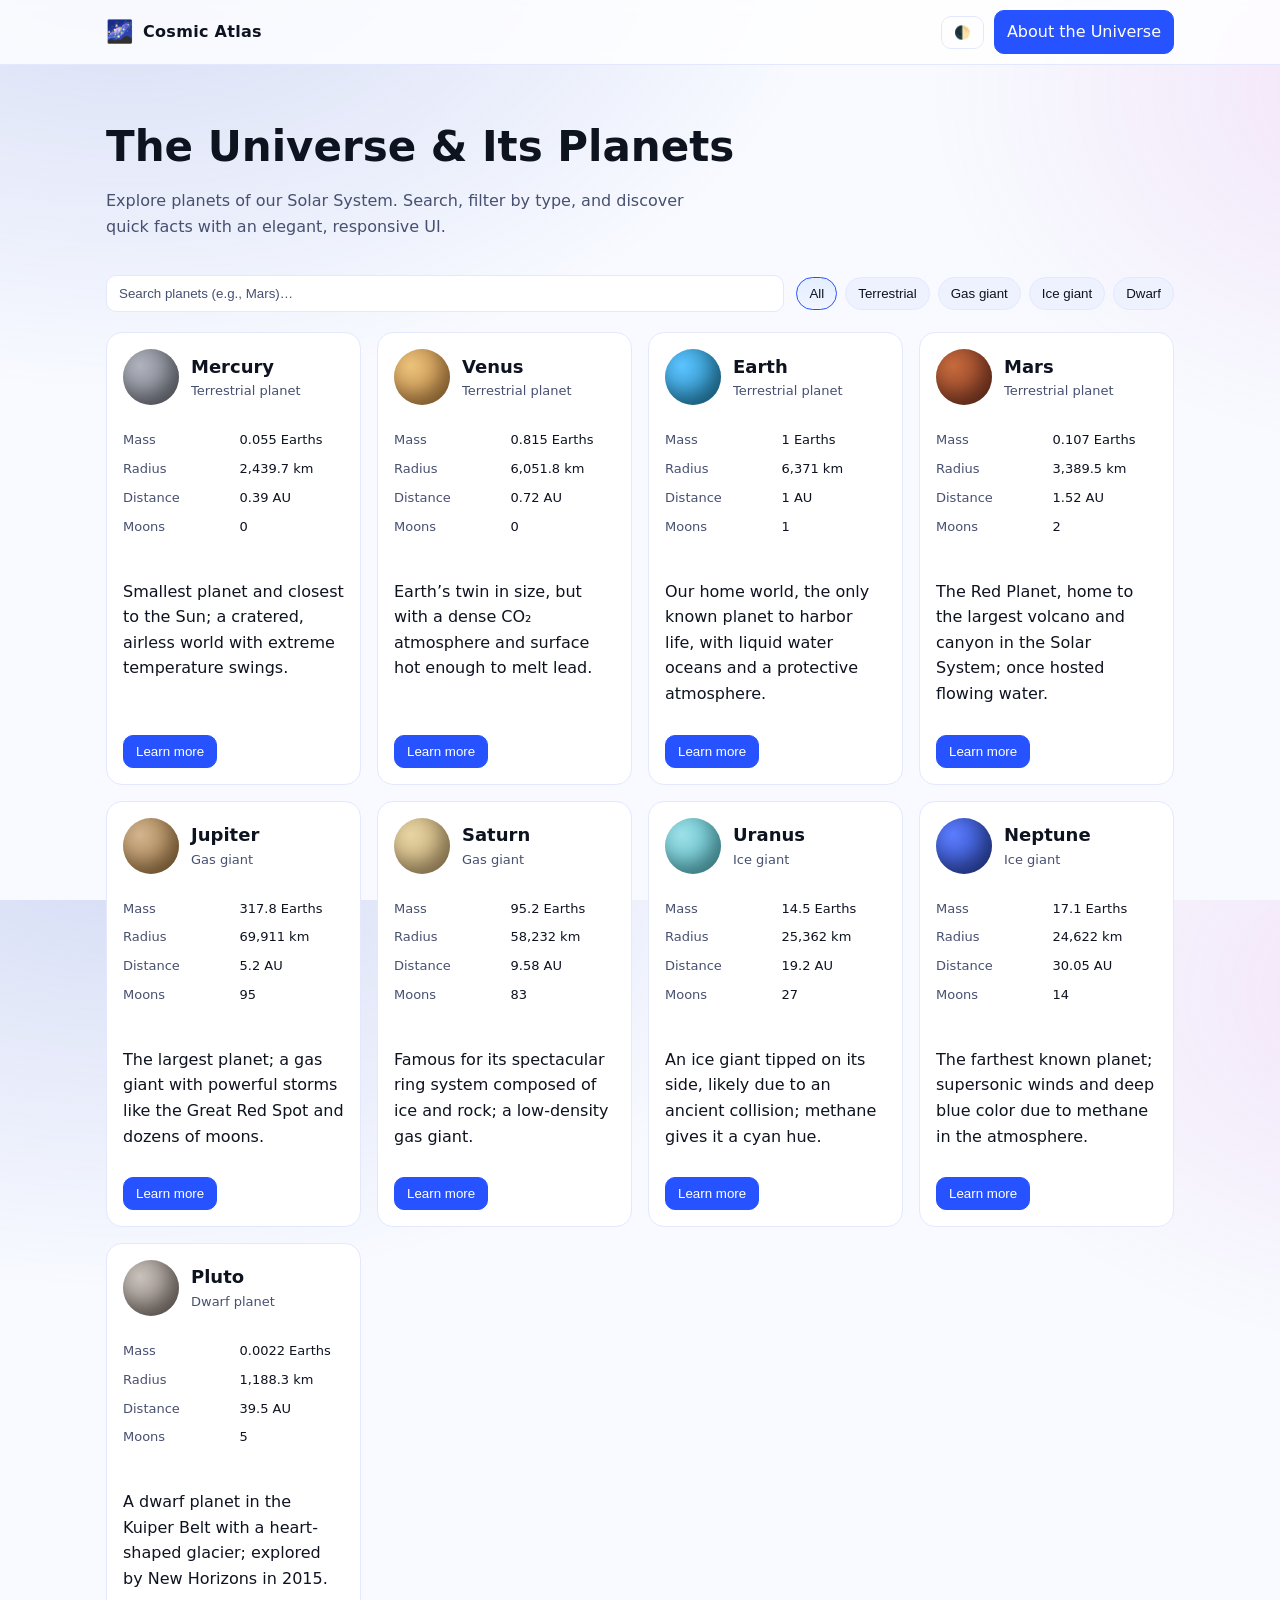
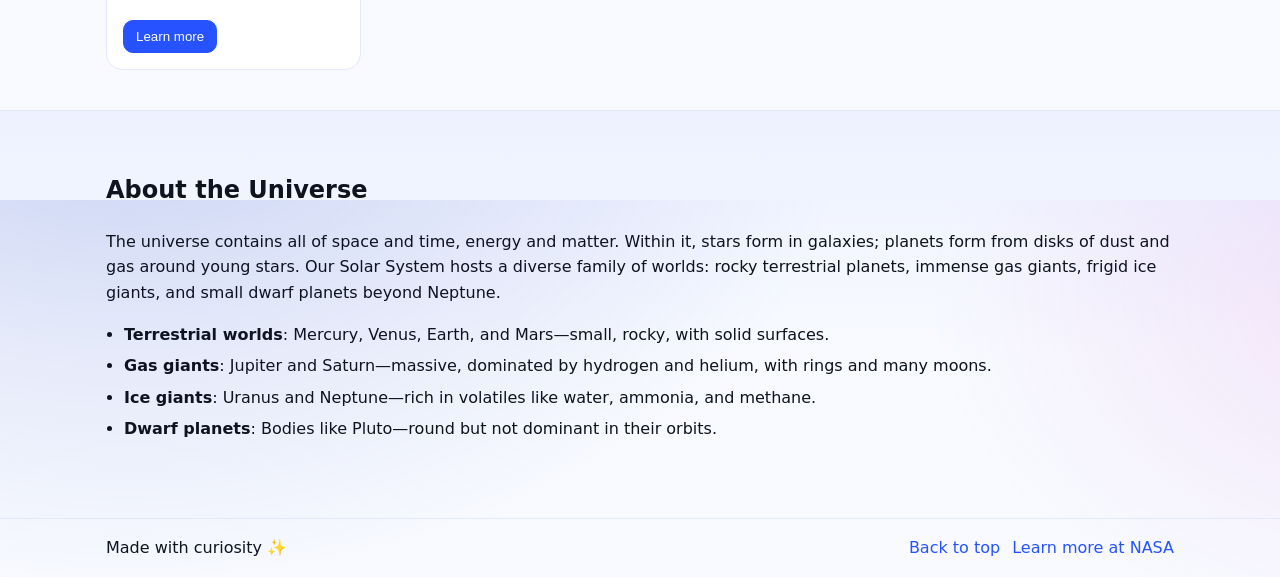
<file: universe-site/index.html>
<!DOCTYPE html>
<html lang="en">
<head>
  <meta charset="utf-8" />
  <meta name="viewport" content="width=device-width, initial-scale=1" />
  <title>Cosmic Atlas — The Universe & Its Planets</title>
  <meta name="description" content="Explore the universe: browse planets with search and filters. Learn key facts about the Solar System with a clean, responsive design." />
  <link rel="icon" href="data:image/svg+xml,%3Csvg xmlns='http://www.w3.org/2000/svg' viewBox='0 0 100 100'%3E%3Ccircle cx='50' cy='50' r='46' fill='%232653ff'/%3E%3Ccircle cx='50' cy='50' r='30' fill='url(%23g)'/%3E%3Cdefs%3E%3CradialGradient id='g'%3E%3Cstop offset='0' stop-color='%23ffdf6e'/%3E%3Cstop offset='1' stop-color='%23ff7b00'/%3E%3C/radialGradient%3E%3C/defs%3E%3C/svg%3E" />
  <link rel="stylesheet" href="./styles.css" />
  <script defer src="./app.js"></script>
</head>
<body>
  <a class="skip-link" href="#content">Skip to content</a>
  <header class="site-header">
    <div class="container header-inner">
      <div class="brand">
        <div class="logo" aria-hidden="true">🌌</div>
        <span class="brand-name">Cosmic Atlas</span>
      </div>
      <div class="header-actions">
        <button id="theme-toggle" class="button ghost" aria-label="Toggle dark mode" title="Toggle theme">🌓</button>
        <a class="button primary" href="#about">About the Universe</a>
      </div>
    </div>
  </header>

  <main id="content" tabindex="-1">
    <section class="hero">
      <div class="container">
        <h1>The Universe &amp; Its Planets</h1>
        <p class="lead">Explore planets of our Solar System. Search, filter by type, and discover quick facts with an elegant, responsive UI.</p>
      </div>
    </section>

    <section class="controls">
      <div class="container controls-inner">
        <label for="search" class="sr-only">Search planets</label>
        <input id="search" class="input" type="search" placeholder="Search planets (e.g., Mars)…" autocomplete="off" />

        <div class="filters" role="group" aria-label="Filter by planet type">
          <button class="chip active" data-type="all" aria-pressed="true">All</button>
          <button class="chip" data-type="terrestrial">Terrestrial</button>
          <button class="chip" data-type="gas-giant">Gas giant</button>
          <button class="chip" data-type="ice-giant">Ice giant</button>
          <button class="chip" data-type="dwarf">Dwarf</button>
        </div>
      </div>
    </section>

    <section class="grid-section">
      <div class="container">
        <div id="planet-grid" class="grid" aria-live="polite" aria-busy="false"></div>
      </div>
    </section>

    <section id="about" class="about">
      <div class="container">
        <h2>About the Universe</h2>
        <p>
          The universe contains all of space and time, energy and matter. Within it, stars form in galaxies; planets form from disks of dust and gas
          around young stars. Our Solar System hosts a diverse family of worlds: rocky terrestrial planets, immense gas giants, frigid ice giants,
          and small dwarf planets beyond Neptune.
        </p>
        <ul class="facts">
          <li><strong>Terrestrial worlds</strong>: Mercury, Venus, Earth, and Mars—small, rocky, with solid surfaces.</li>
          <li><strong>Gas giants</strong>: Jupiter and Saturn—massive, dominated by hydrogen and helium, with rings and many moons.</li>
          <li><strong>Ice giants</strong>: Uranus and Neptune—rich in volatiles like water, ammonia, and methane.</li>
          <li><strong>Dwarf planets</strong>: Bodies like Pluto—round but not dominant in their orbits.</li>
        </ul>
      </div>
    </section>
  </main>

  <footer class="site-footer">
    <div class="container footer-inner">
      <span>Made with curiosity ✨</span>
      <nav class="footer-nav">
        <a href="#content">Back to top</a>
        <a href="https://science.nasa.gov/solar-system/planets/" target="_blank" rel="noreferrer noopener">Learn more at NASA</a>
      </nav>
    </div>
  </footer>

  <div id="modal" class="modal" role="dialog" aria-modal="true" aria-hidden="true" aria-labelledby="modal-title">
    <div class="modal-backdrop" data-close></div>
    <div class="modal-content" role="document">
      <button class="modal-close button ghost" data-close aria-label="Close">✕</button>
      <div id="modal-body"><!-- populated by JS --></div>
    </div>
  </div>

  <noscript>
    <div class="noscript">This site requires JavaScript to render the interactive planet explorer.</div>
  </noscript>
</body>
</html>
</file>
<file: universe-site/styles.css>
:root {
  --bg: #0b0f1a;
  --bg-elev: #0f1424;
  --text: #e6ecff;
  --muted: #aab4d9;
  --primary: #6ea8ff;
  --primary-strong: #2c76ff;
  --border: #223058;
  --chip: #111933;
  --success: #4ade80;
  color-scheme: dark light;
}

/* Light theme overrides */
:root[data-theme="light"] {
  --bg: #f8faff;
  --bg-elev: #ffffff;
  --text: #0e1320;
  --muted: #475070;
  --primary: #2653ff;
  --primary-strong: #1538c9;
  --border: #e3e8ff;
  --chip: #eef2ff;
}

* { box-sizing: border-box; }
html, body { height: 100%; }
body {
  margin: 0;
  font-family: ui-sans-serif, system-ui, -apple-system, Segoe UI, Roboto, Ubuntu, Cantarell, Noto Sans, "Helvetica Neue", Arial, "Apple Color Emoji", "Segoe UI Emoji";
  line-height: 1.6;
  background: radial-gradient(1200px 800px at 10% -10%, rgba(60, 90, 200, 0.2), transparent 60%),
              radial-gradient(800px 600px at 110% 10%, rgba(200, 70, 200, 0.12), transparent 60%),
              var(--bg);
  color: var(--text);
}

.container {
  max-width: 1100px;
  margin: 0 auto;
  padding: 0 16px;
}

.skip-link {
  position: absolute;
  left: -9999px;
  top: auto;
  width: 1px;
  height: 1px;
  overflow: hidden;
}
.skip-link:focus {
  left: 8px;
  top: 8px;
  width: auto;
  height: auto;
  background: var(--primary);
  color: white;
  padding: 8px 12px;
  border-radius: 8px;
}

.site-header {
  position: sticky;
  top: 0;
  z-index: 20;
  backdrop-filter: saturate(120%) blur(6px);
  background: rgba(0,0,0,0.35);
  border-bottom: 1px solid var(--border);
}
:root[data-theme="light"] .site-header { background: rgba(255,255,255,0.8); }

.header-inner {
  display: flex;
  align-items: center;
  justify-content: space-between;
  height: 64px;
}
.brand { display: flex; align-items: center; gap: 10px; font-weight: 700; }
.logo { font-size: 22px; }
.brand-name { letter-spacing: 0.3px; }

.header-actions { display: flex; align-items: center; gap: 10px; }

.hero {
  padding: 48px 0 24px;
}
.hero h1 {
  margin: 0 0 8px;
  font-size: clamp(28px, 5vw, 42px);
}
.lead { margin: 0; color: var(--muted); max-width: 60ch; }

.controls { padding: 12px 0 8px; }
.controls-inner { display: flex; flex-wrap: wrap; gap: 12px; align-items: center; }

.input {
  flex: 1 1 280px;
  min-width: 220px;
  padding: 10px 12px;
  border-radius: 10px;
  border: 1px solid var(--border);
  background: var(--bg-elev);
  color: var(--text);
}
.input::placeholder { color: var(--muted); }

.filters { display: flex; gap: 8px; flex-wrap: wrap; }
.chip {
  padding: 8px 12px;
  border: 1px solid var(--border);
  border-radius: 999px;
  background: var(--chip);
  color: var(--text);
  cursor: pointer;
}
.chip.active {
  border-color: var(--primary);
  background: linear-gradient(180deg, rgba(110,168,255,0.15), rgba(110,168,255,0.05));
}

.grid-section { padding: 12px 0 40px; }
.grid {
  display: grid;
  grid-template-columns: repeat(auto-fit, minmax(240px, 1fr));
  gap: 16px;
}

.planet-card {
  background: var(--bg-elev);
  border: 1px solid var(--border);
  border-radius: 16px;
  padding: 16px;
  display: flex;
  flex-direction: column;
  gap: 12px;
  transition: transform 120ms ease, box-shadow 120ms ease, border-color 120ms ease;
}
.planet-card:hover, .planet-card:focus-within {
  transform: translateY(-2px);
  border-color: rgba(110,168,255,0.5);
  box-shadow: 0 6px 18px rgba(20, 40, 120, 0.25);
}

.planet-head { display: flex; align-items: center; gap: 12px; }
.planet-icon {
  width: 56px; height: 56px; border-radius: 50%; flex: 0 0 auto;
  background: radial-gradient(circle at 30% 30%, var(--planet-c1), var(--planet-c2));
  box-shadow: inset -8px -10px 18px rgba(0,0,0,0.35), 0 0 0 1px rgba(255,255,255,0.06);
}
.planet-title { margin: 0; font-size: 18px; }
.planet-type { margin: 0; color: var(--muted); font-size: 13px; }

.kv { display: grid; grid-template-columns: 1fr 1fr; gap: 8px 12px; font-size: 13px; }
.kv dt { color: var(--muted); }
.kv dd { margin: 0; }

.card-actions { margin-top: auto; display: flex; gap: 8px; }

.button {
  display: inline-flex; align-items: center; justify-content: center;
  padding: 8px 12px; border-radius: 10px; border: 1px solid var(--border);
  background: var(--bg-elev); color: var(--text); cursor: pointer; text-decoration: none;
}
.button.primary { background: var(--primary); border-color: var(--primary); color: white; }
.button.ghost { background: transparent; }
.button:hover { filter: brightness(1.05); }

.about { padding: 40px 0 60px; border-top: 1px solid var(--border); background: linear-gradient(180deg, rgba(38, 83, 255, 0.05), transparent 60%); }
.facts { display: grid; gap: 6px; padding-left: 18px; }

.site-footer { border-top: 1px solid var(--border); padding: 16px 0; }
.footer-inner { display: flex; align-items: center; justify-content: space-between; gap: 12px; }
.footer-nav { display: flex; gap: 12px; }
.footer-nav a { color: var(--primary); text-decoration: none; }
.footer-nav a:hover { text-decoration: underline; }

/* Modal */
.modal[aria-hidden="true"] { display: none; }
.modal { position: fixed; inset: 0; z-index: 40; }
.modal-backdrop { position: absolute; inset: 0; background: rgba(2,6,23,0.65); backdrop-filter: blur(2px); }
.modal-content {
  position: relative;
  margin: 8vh auto; max-width: 720px;
  background: var(--bg-elev); color: var(--text);
  border: 1px solid var(--border); border-radius: 16px; padding: 16px;
  box-shadow: 0 18px 60px rgba(0,0,0,0.45);
}
.modal-close { position: absolute; top: 8px; right: 8px; }

.modal-body-grid { display: grid; grid-template-columns: 88px 1fr; gap: 14px; align-items: start; }
.modal-title { margin: 0 0 4px; }
.modal-sub { margin: 0; color: var(--muted); }

.sr-only {
  position: absolute !important;
  width: 1px; height: 1px; padding: 0; margin: -1px; overflow: hidden;
  clip: rect(0, 0, 0, 0); white-space: nowrap; border: 0;
}

.noscript {
  margin: 16px; padding: 12px 16px; border: 1px dashed var(--border); border-radius: 12px; background: var(--chip);
}
</file>
